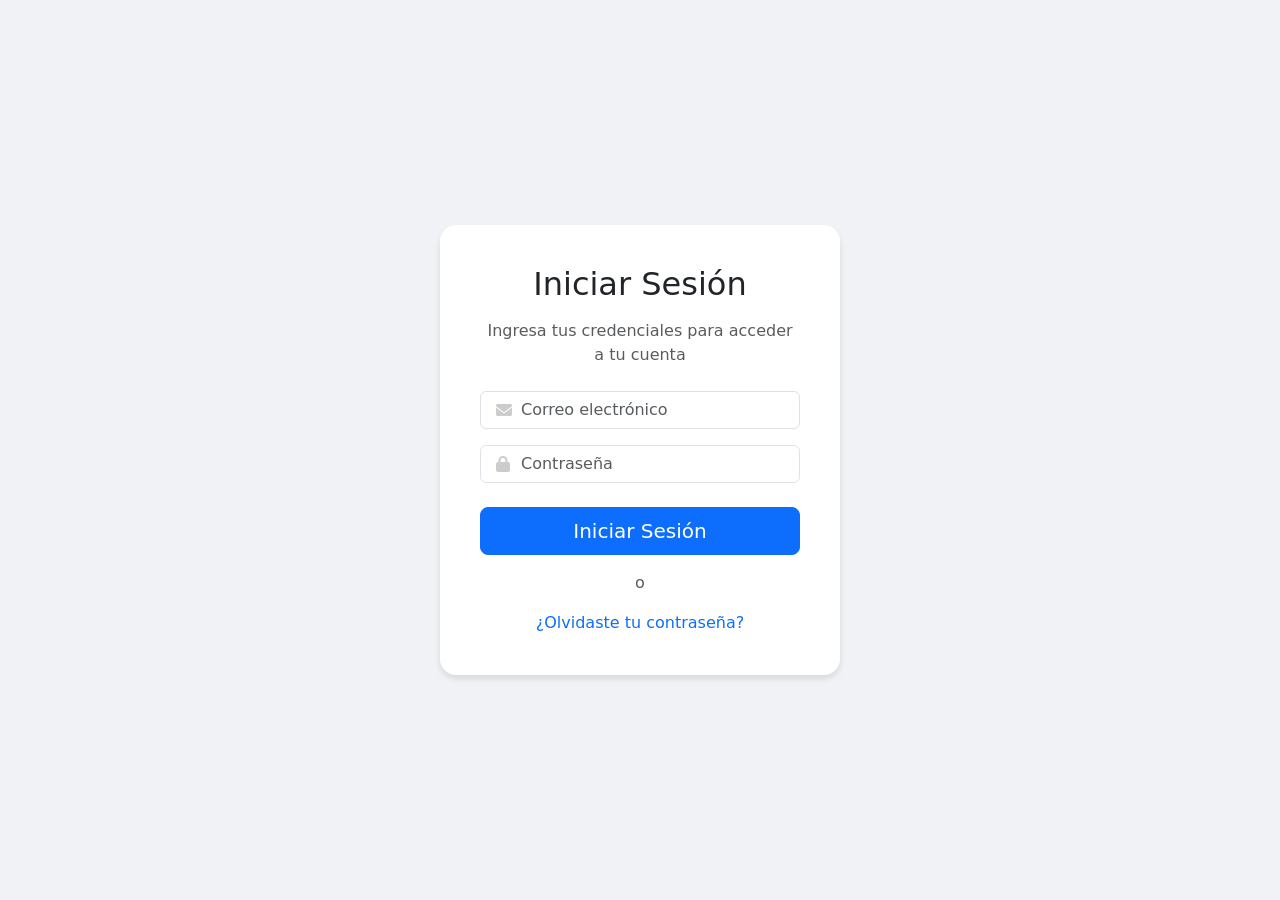
<file: index.html>
<!DOCTYPE html>
<html lang="es">
<head>
    <meta charset="UTF-8">
    <meta name="viewport" content="width=device-width, initial-scale=1.0">
    <title>Iniciar Sesión - Kompressur S.A.C.</title>
    <link href="https://cdn.jsdelivr.net/npm/bootstrap@5.0.2/dist/css/bootstrap.min.css" rel="stylesheet">
    <link rel="stylesheet" href="https://cdnjs.cloudflare.com/ajax/libs/font-awesome/6.0.0-beta3/css/all.min.css">
    <link rel="stylesheet" href="Página-de-inicio.css">
</head>
<body>
    <div class="login-card text-center">
        <h2 class="mb-3">Iniciar Sesión</h2>
        <p class="text-muted mb-4">Ingresa tus credenciales para acceder a tu cuenta</p>
        <form id="login-form">
            <div class="mb-3 form-control-with-icon">
                <i class="fas fa-envelope input-icon"></i>
                <input type="email" class="form-control" id="email" placeholder="Correo electrónico" required>
            </div>
            <div class="mb-4 form-control-with-icon">
                <i class="fas fa-lock input-icon"></i>
                <input type="password" class="form-control" id="password" placeholder="Contraseña" required>
            </div>
            <div class="d-grid gap-2 mb-3">
                <button type="button" class="btn btn-primary btn-lg" id="login-button">Iniciar Sesión</button>
            </div>
            <p class="text-muted">o</p>
            <a href="#" class="text-primary text-decoration-none">¿Olvidaste tu contraseña?</a>
        </form>
    </div>
    <script src="https://cdn.jsdelivr.net/npm/bootstrap@5.0.2/dist/js/bootstrap.bundle.min.js"></script>
    <script>
        document.getElementById('login-button').addEventListener('click', function () {
            const email = document.getElementById('email').value;
            const password = document.getElementById('password').value;
            if (email === 'admin' && password === '12345678') {
                window.location.href = 'pagina principal.html';
            } else {
                alert('Usuario o contraseña incorrectos. Inténtalo de nuevo.');
            }
        });
    </script>
</body>
</html>
</file>
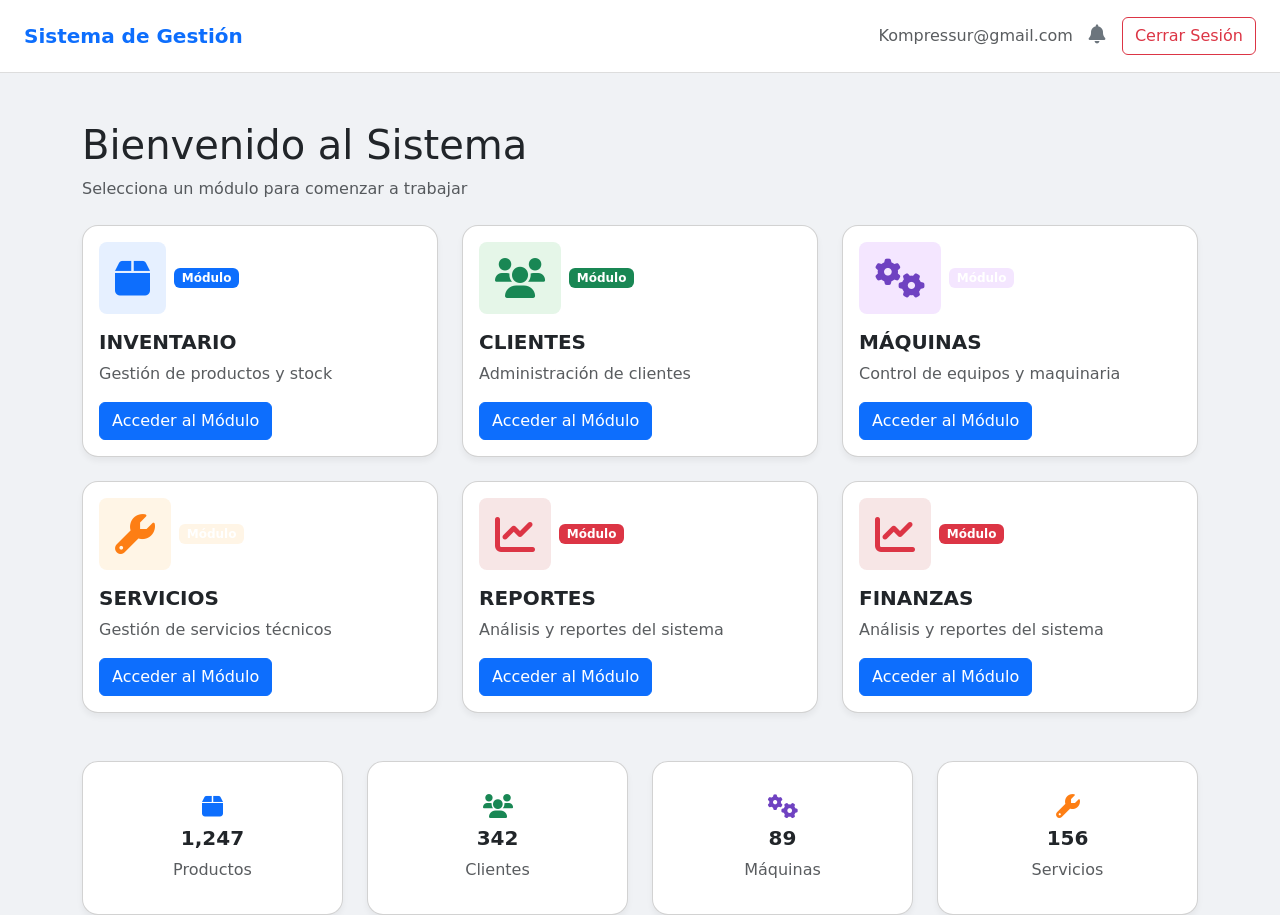
<file: pagina principal.html>
<!DOCTYPE html>
<html lang="es">
<head>
    <meta charset="UTF-8">
    <meta name="viewport" content="width=device-width, initial-scale=1.0">
    <title>Panel de Gestión - Kompressur S.A.C.</title>
    <link href="https://cdn.jsdelivr.net/npm/bootstrap@5.0.2/dist/css/bootstrap.min.css" rel="stylesheet">
    <link rel="stylesheet" href="https://cdnjs.cloudflare.com/ajax/libs/font-awesome/6.0.0-beta3/css/all.min.css">
    <link rel="stylesheet" href="pagina-principal.css"> <!-- Enlace al archivo CSS externo -->
    <style>
        body {
            background-color: #f0f2f5;
        }
        .navbar-custom {
            background-color: #fff;
            border-bottom: 1px solid #ddd;
        }
        .card-module {
            border-radius: 1rem;
            box-shadow: 0 4px 6px rgba(0, 0, 0, 0.05);
            transition: transform 0.2s;
        }
        .card-module:hover {
            transform: translateY(-5px);
        }
        .card-icon {
            font-size: 2.5rem;
            padding: 1rem;
            border-radius: 0.5rem;
        }
        .icon-inventario { background-color: #e6f0ff; color: #0d6efd; }
        .icon-clientes { background-color: #e5f6e8; color: #198754; }
        .icon-maquinas { background-color: #f4e6ff; color: #6f42c1; }
        .icon-servicios { background-color: #fff5e6; color: #fd7e14; }
        .icon-reportes { background-color: #f7e6e6; color: #dc3545; }
        .card-summary {
            background-color: #fff;
            border-radius: 1rem;
            box-shadow: 0 4px 6px rgba(0, 0, 0, 0.05);
        }
        .icon-summary {
            font-size: 1.5rem;
        }
    </style>
</head>
<body>
    <nav class="navbar navbar-expand-lg navbar-light navbar-custom py-3">
        <div class="container-fluid px-4">
            <a class="navbar-brand text-primary fw-bold" href="#">Sistema de Gestión</a>
            <div class="d-flex align-items-center ms-auto">
                <span class="d-none d-md-block me-3 text-muted">Kompressur@gmail.com</span>
                <div class="position-relative me-3">
                    <i class="fas fa-bell notification-bell" id="notificationBell" style="font-size: 1.2rem; cursor: pointer; color: #6c757d; transition: color 0.3s ease;"></i>
                    <span class="position-absolute top-0 start-100 translate-middle badge rounded-pill bg-danger notification-badge" id="notificationBadge" style="display: none; font-size: 0.7rem;">0</span>
                </div>
                <a href="Página de Inicio.html" class="btn btn-outline-danger">Cerrar Sesión</a>
            </div>
        </div>
    </nav>

    <!-- Dropdown de Notificaciones -->
    <div class="position-fixed" id="notificationDropdown" style="top: 80px; right: 20px; z-index: 1050; display: none;">
        <div class="card shadow-lg" style="width: 350px; max-height: 400px;">
            <div class="card-header bg-danger text-white d-flex justify-content-between align-items-center">
                <h6 class="mb-0"><i class="fas fa-exclamation-triangle me-2"></i>Alertas de Inventario</h6>
                <button type="button" class="btn-close btn-close-white" id="closeNotifications"></button>
            </div>
            <div class="card-body p-0" style="max-height: 300px; overflow-y: auto;">
                <div id="notificationList">
                    <!-- Las notificaciones se cargarán aquí dinámicamente -->
                </div>
                <div id="noNotifications" class="text-center p-4 text-muted" style="display: none;">
                    <i class="fas fa-check-circle fa-2x mb-2 text-success"></i>
                    <p class="mb-0">No hay alertas de inventario</p>
                </div>
            </div>
            <div class="card-footer text-center">
                <small class="text-muted">Última actualización: <span id="lastUpdate"></span></small>
            </div>
        </div>
    </div>

    <main class="container mt-5">
        <h1 class="mb-2">Bienvenido al Sistema</h1>
        <p class="text-muted mb-4">Selecciona un módulo para comenzar a trabajar</p>
        
        <section class="row g-4 mb-5">
            <div class="col-md-6 col-lg-4">
                <div class="card card-module h-100">
                    <div class="card-body d-flex flex-column align-items-start">
                        <div class="d-flex align-items-center mb-3">
                            <i class="fas fa-box icon-inventario card-icon"></i>
                            <span class="badge bg-primary ms-2">Módulo</span>
                        </div>
                        <h5 class="card-title fw-bold">INVENTARIO</h5>
                        <p class="card-text text-muted">Gestión de productos y stock</p>
                        <a href="modulo inventario.html" class="btn btn-primary mt-auto">Acceder al Módulo</a>
                    </div>
                </div>
            </div>
            <div class="col-md-6 col-lg-4">
                <div class="card card-module h-100">
                    <div class="card-body d-flex flex-column align-items-start">
                        <div class="d-flex align-items-center mb-3">
                            <i class="fas fa-users icon-clientes card-icon"></i>
                            <span class="badge bg-success ms-2">Módulo</span>
                        </div>
                        <h5 class="card-title fw-bold">CLIENTES</h5>
                        <p class="card-text text-muted">Administración de clientes</p>
                        <a href="modulo clientes.html" class="btn btn-primary mt-auto">Acceder al Módulo</a>
                    </div>
                </div>
            </div>
            <div class="col-md-6 col-lg-4">
                <div class="card card-module h-100">
                    <div class="card-body d-flex flex-column align-items-start">
                        <div class="d-flex align-items-center mb-3">
                            <i class="fas fa-cogs icon-maquinas card-icon"></i>
                            <span class="badge bg-purple ms-2">Módulo</span>
                        </div>
                        <h5 class="card-title fw-bold">MÁQUINAS</h5>
                        <p class="card-text text-muted">Control de equipos y maquinaria</p>
                        <a href="modulo maquinas.html" class="btn btn-primary mt-auto">Acceder al Módulo</a>
                    </div>
                </div>
            </div>
            <div class="col-md-6 col-lg-4">
                <div class="card card-module h-100">
                    <div class="card-body d-flex flex-column align-items-start">
                        <div class="d-flex align-items-center mb-3">
                            <i class="fas fa-wrench icon-servicios card-icon"></i>
                            <span class="badge bg-orange ms-2">Módulo</span>
                        </div>
                        <h5 class="card-title fw-bold">SERVICIOS</h5>
                        <p class="card-text text-muted">Gestión de servicios técnicos</p>
                        <a href="modulo servicios.html" class="btn btn-primary mt-auto">Acceder al Módulo</a>
                    </div>
                </div>
            </div>
            <div class="col-md-6 col-lg-4">
                <div class="card card-module h-100">
                    <div class="card-body d-flex flex-column align-items-start">
                        <div class="d-flex align-items-center mb-3">
                            <i class="fas fa-chart-line icon-reportes card-icon"></i>
                            <span class="badge bg-danger ms-2">Módulo</span>
                        </div>
                        <h5 class="card-title fw-bold">REPORTES</h5>
                        <p class="card-text text-muted">Análisis y reportes del sistema</p>
                        <a href="modulo reportes.html" class="btn btn-primary mt-auto">Acceder al Módulo</a>
                    </div>
                </div>
            </div>
            <div class="col-md-6 col-lg-4">
                <div class="card card-module h-100">
                    <div class="card-body d-flex flex-column align-items-start">
                        <div class="d-flex align-items-center mb-3">
                            <i class="fas fa-chart-line icon-reportes card-icon"></i>
                            <span class="badge bg-danger ms-2">Módulo</span>
                        </div>
                        <h5 class="card-title fw-bold">FINANZAS</h5>
                        <p class="card-text text-muted">Análisis y reportes del sistema</p>
                        <a href="modulo finanzas.html" class="btn btn-primary mt-auto">Acceder al Módulo</a>
                    </div>
                </div>
            </div>
        </section>

        <section class="row g-4">
            <div class="col-sm-6 col-md-3">
                <div class="card card-summary py-3">
                    <div class="card-body text-center">
                        <i class="fas fa-box text-primary icon-summary mb-2"></i>
                        <h5 class="fw-bold">1,247</h5>
                        <p class="text-muted mb-0">Productos</p>
                    </div>
                </div>
            </div>
            <div class="col-sm-6 col-md-3">
                <div class="card card-summary py-3">
                    <div class="card-body text-center">
                        <i class="fas fa-users text-success icon-summary mb-2"></i>
                        <h5 class="fw-bold">342</h5>
                        <p class="text-muted mb-0">Clientes</p>
                    </div>
                </div>
            </div>
            <div class="col-sm-6 col-md-3">
                <div class="card card-summary py-3">
                    <div class="card-body text-center">
                        <i class="fas fa-cogs text-purple icon-summary mb-2"></i>
                        <h5 class="fw-bold">89</h5>
                        <p class="text-muted mb-0">Máquinas</p>
                    </div>
                </div>
            </div>
            <div class="col-sm-6 col-md-3">
                <div class="card card-summary py-3">
                    <div class="card-body text-center">
                        <i class="fas fa-wrench text-orange icon-summary mb-2"></i>
                        <h5 class="fw-bold">156</h5>
                        <p class="text-muted mb-0">Servicios</p>
                    </div>
                </div>
            </div>
        </section>
    </main>

    <script src="https://cdn.jsdelivr.net/npm/bootstrap@5.0.2/dist/js/bootstrap.bundle.min.js"></script>
    <script>
        // Sistema de Notificaciones
        document.addEventListener('DOMContentLoaded', function() {
            const notificationBell = document.getElementById('notificationBell');
            const notificationBadge = document.getElementById('notificationBadge');
            const notificationDropdown = document.getElementById('notificationDropdown');
            const notificationList = document.getElementById('notificationList');
            const noNotifications = document.getElementById('noNotifications');
            const closeNotifications = document.getElementById('closeNotifications');
            const lastUpdate = document.getElementById('lastUpdate');

            // Función para actualizar las notificaciones
            function updateNotifications() {
                const productos = JSON.parse(localStorage.getItem('productos')) || [];
                const productosBajoStock = productos.filter(p => p.estado === 'Bajo Stock');
                
                // Actualizar badge
                if (productosBajoStock.length > 0) {
                    notificationBadge.textContent = productosBajoStock.length;
                    notificationBadge.style.display = 'block';
                    notificationBell.style.color = '#dc3545'; // Rojo
                } else {
                    notificationBadge.style.display = 'none';
                    notificationBell.style.color = '#6c757d'; // Gris
                }

                // Actualizar lista de notificaciones
                if (productosBajoStock.length > 0) {
                    notificationList.innerHTML = '';
                    productosBajoStock.forEach(producto => {
                        const notificationItem = document.createElement('div');
                        notificationItem.className = 'border-bottom p-3';
                        notificationItem.innerHTML = `
                            <div class="d-flex align-items-center">
                                <i class="fas fa-exclamation-triangle text-warning me-3"></i>
                                <div class="flex-grow-1">
                                    <h6 class="mb-1">${producto.nombre}</h6>
                                    <p class="mb-0 text-muted small">
                                        <strong>Código:</strong> ${producto.codigo}<br>
                                        <strong>Stock:</strong> ${producto.stock} unidades<br>
                                        <strong>Ubicación:</strong> ${producto.ubicacion || producto.categoria || 'N/A'}
                                    </p>
                                </div>
                            </div>
                        `;
                        notificationList.appendChild(notificationItem);
                    });
                    noNotifications.style.display = 'none';
                } else {
                    notificationList.innerHTML = '';
                    noNotifications.style.display = 'block';
                }

                // Actualizar timestamp
                lastUpdate.textContent = new Date().toLocaleTimeString();
            }

            // Event listeners
            notificationBell.addEventListener('click', function() {
                if (notificationDropdown.style.display === 'none' || notificationDropdown.style.display === '') {
                    notificationDropdown.style.display = 'block';
                    updateNotifications();
                } else {
                    notificationDropdown.style.display = 'none';
                }
            });

            closeNotifications.addEventListener('click', function() {
                notificationDropdown.style.display = 'none';
            });

            // Cerrar dropdown al hacer clic fuera
            document.addEventListener('click', function(event) {
                if (!notificationBell.contains(event.target) && !notificationDropdown.contains(event.target)) {
                    notificationDropdown.style.display = 'none';
                }
            });

            // Actualizar notificaciones cada 30 segundos
            setInterval(updateNotifications, 30000);

            // Actualizar notificaciones al cargar la página
            updateNotifications();

            // Escuchar cambios en localStorage (para detectar cambios desde otros módulos)
            window.addEventListener('storage', function(e) {
                if (e.key === 'productos') {
                    updateNotifications();
                }
            });

            // Escuchar eventos personalizados del módulo de inventario
            window.addEventListener('inventoryUpdated', function(e) {
                updateNotifications();
            });

            // Función para simular cambios de estado (para testing)
            window.simulateLowStock = function() {
                const productos = JSON.parse(localStorage.getItem('productos')) || [];
                if (productos.length > 0) {
                    productos[0].estado = 'Bajo Stock';
                    productos[0].stock = 5;
                    localStorage.setItem('productos', JSON.stringify(productos));
                    updateNotifications();
                }
            };

            window.clearLowStock = function() {
                const productos = JSON.parse(localStorage.getItem('productos')) || [];
                productos.forEach(p => {
                    if (p.estado === 'Bajo Stock') {
                        p.estado = 'Disponible';
                        p.stock = 50;
                    }
                });
                localStorage.setItem('productos', JSON.stringify(productos));
                updateNotifications();
            };
        });
    </script>
    <style>
        .bg-purple { background-color: #f4e6ff; }
        .text-purple { color: #6f42c1; }
        .bg-orange { background-color: #fff5e6; }
        .text-orange { color: #fd7e14; }
        
        /* Estilos para notificaciones */
        .notification-bell:hover {
            color: #dc3545 !important;
        }
        
        .notification-badge {
            animation: pulse 2s infinite;
        }
        
        @keyframes pulse {
            0% { transform: scale(1); }
            50% { transform: scale(1.1); }
            100% { transform: scale(1); }
        }
        
        #notificationDropdown {
            animation: slideIn 0.3s ease-out;
        }
        
        @keyframes slideIn {
            from {
                opacity: 0;
                transform: translateY(-10px);
            }
            to {
                opacity: 1;
                transform: translateY(0);
            }
        }
    </style>
</body>
</html>
</file>
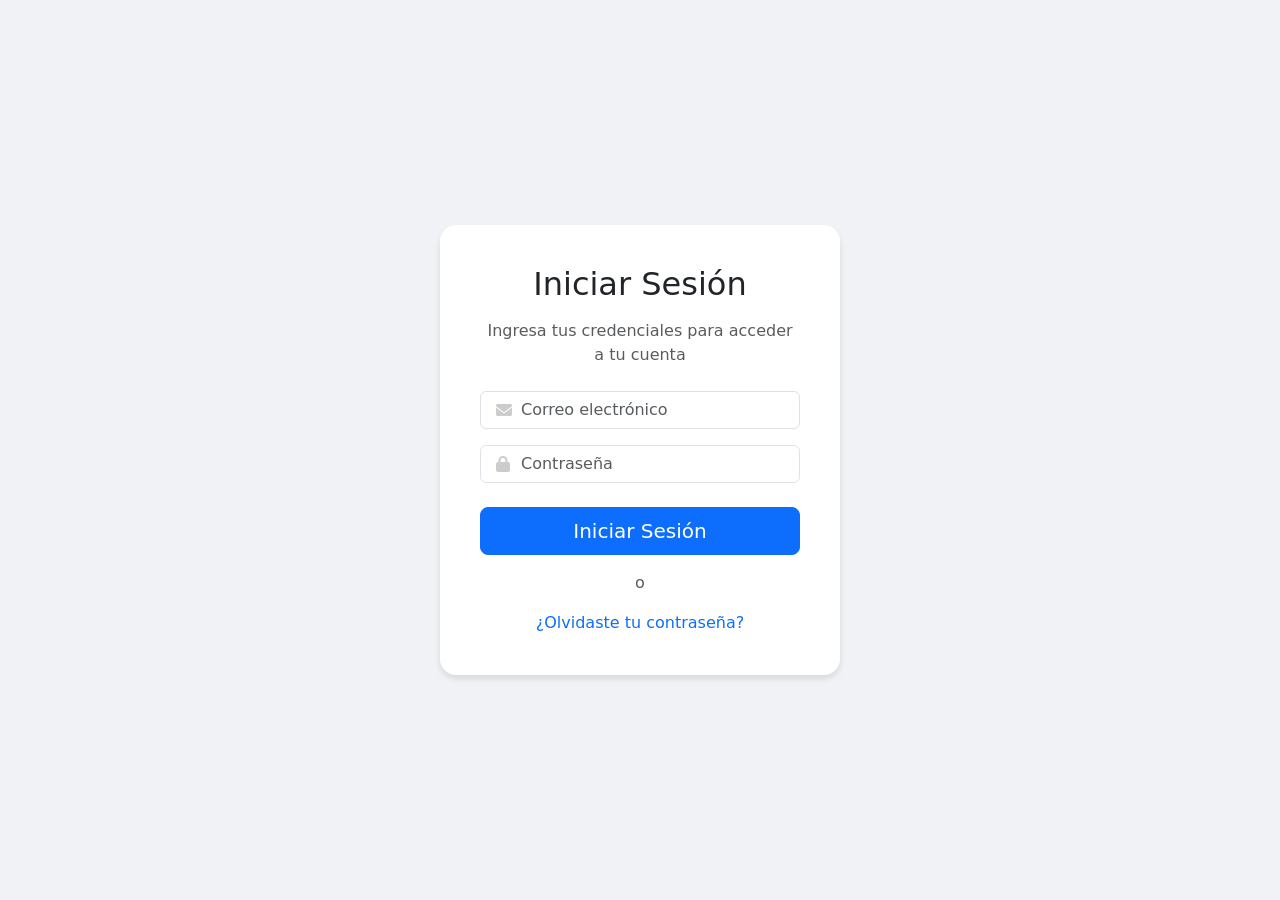
<file: Página de Inicio.html>
<!DOCTYPE html>
<html lang="es">
<head>
    <meta charset="UTF-8">
    <meta name="viewport" content="width=device-width, initial-scale=1.0">
    <title>Iniciar Sesión - Kompressur S.A.C.</title>
    <link href="https://cdn.jsdelivr.net/npm/bootstrap@5.0.2/dist/css/bootstrap.min.css" rel="stylesheet">
    <link rel="stylesheet" href="https://cdnjs.cloudflare.com/ajax/libs/font-awesome/6.0.0-beta3/css/all.min.css">
    <link rel="stylesheet" href="Página-de-inicio.css"> <!-- Enlace al archivo CSS externo -->
</head>
<body>
    <div class="login-card text-center">
        <h2 class="mb-3">Iniciar Sesión</h2>
        <p class="text-muted mb-4">Ingresa tus credenciales para acceder a tu cuenta</p>
        <form id="login-form">
            <div class="mb-3 form-control-with-icon">
                <i class="fas fa-envelope input-icon"></i>
                <input type="email" class="form-control" id="email" placeholder="Correo electrónico" required>
            </div>
            <div class="mb-4 form-control-with-icon">
                <i class="fas fa-lock input-icon"></i>
                <input type="password" class="form-control" id="password" placeholder="Contraseña" required>
            </div>
            <div class="d-grid gap-2 mb-3">
                <button type="button" class="btn btn-primary btn-lg" id="login-button">Iniciar Sesión</button>
            </div>
            <p class="text-muted">o</p>
            <a href="#" class="text-primary text-decoration-none">¿Olvidaste tu contraseña?</a>
        </form>
    </div>
    <script src="https://cdn.jsdelivr.net/npm/bootstrap@5.0.2/dist/js/bootstrap.bundle.min.js"></script>
    <script>
        // JavaScript para validar el inicio de sesión
        document.getElementById('login-button').addEventListener('click', function () {
            const email = document.getElementById('email').value;
            const password = document.getElementById('password').value;

            // Validar usuario y contraseña
            if (email === 'admin' && password === '12345678') {
                // Redirigir a la página principal
                window.location.href = 'pagina principal.html';
            } else {
                // Mostrar mensaje de error
                alert('Usuario o contraseña incorrectos. Inténtalo de nuevo.');
            }
        });
    </script>
</body>
</html>
</file>
<file: Página-de-inicio.css>
body {
            background-color: #f0f2f5;
            display: flex;
            justify-content: center;
            align-items: center;
            height: 100vh;
        }

        .login-card {
            background-color: #fff;
            padding: 2.5rem;
            border-radius: 1rem;
            box-shadow: 0 4px 6px rgba(0, 0, 0, 0.1);
            width: 100%;
            max-width: 400px;
        }

        .form-control-with-icon {
            position: relative;
        }

        .form-control-with-icon .form-control {
            padding-left: 2.5rem;
        }

        .form-control-with-icon .input-icon {
            position: absolute;
            left: 1rem;
            top: 50%;
            transform: translateY(-50%);
            color: #ccc;
        }
</file>
<file: pagina-principal.css>
body {
            background-color: #f0f2f5;
        }
        .navbar-custom {
            background-color: #fff;
            border-bottom: 1px solid #ddd;
        }
        .card-module {
            border-radius: 1rem;
            box-shadow: 0 4px 6px rgba(0, 0, 0, 0.05);
            transition: transform 0.2s;
        }
        .card-module:hover {
            transform: translateY(-5px);
        }
        .card-icon {
            font-size: 2.5rem;
            padding: 1rem;
            border-radius: 0.5rem;
        }
        .icon-inventario { background-color: #e6f0ff; color: #0d6efd; }
        .icon-clientes { background-color: #e5f6e8; color: #198754; }
        .icon-maquinas { background-color: #f4e6ff; color: #6f42c1; }
        .icon-servicios { background-color: #fff5e6; color: #fd7e14; }
        .icon-reportes { background-color: #f7e6e6; color: #dc3545; }
        .card-summary {
            background-color: #fff;
            border-radius: 1rem;
            box-shadow: 0 4px 6px rgba(0, 0, 0, 0.05);
        }
        .icon-summary {
            font-size: 1.5rem;
        }
</file>
